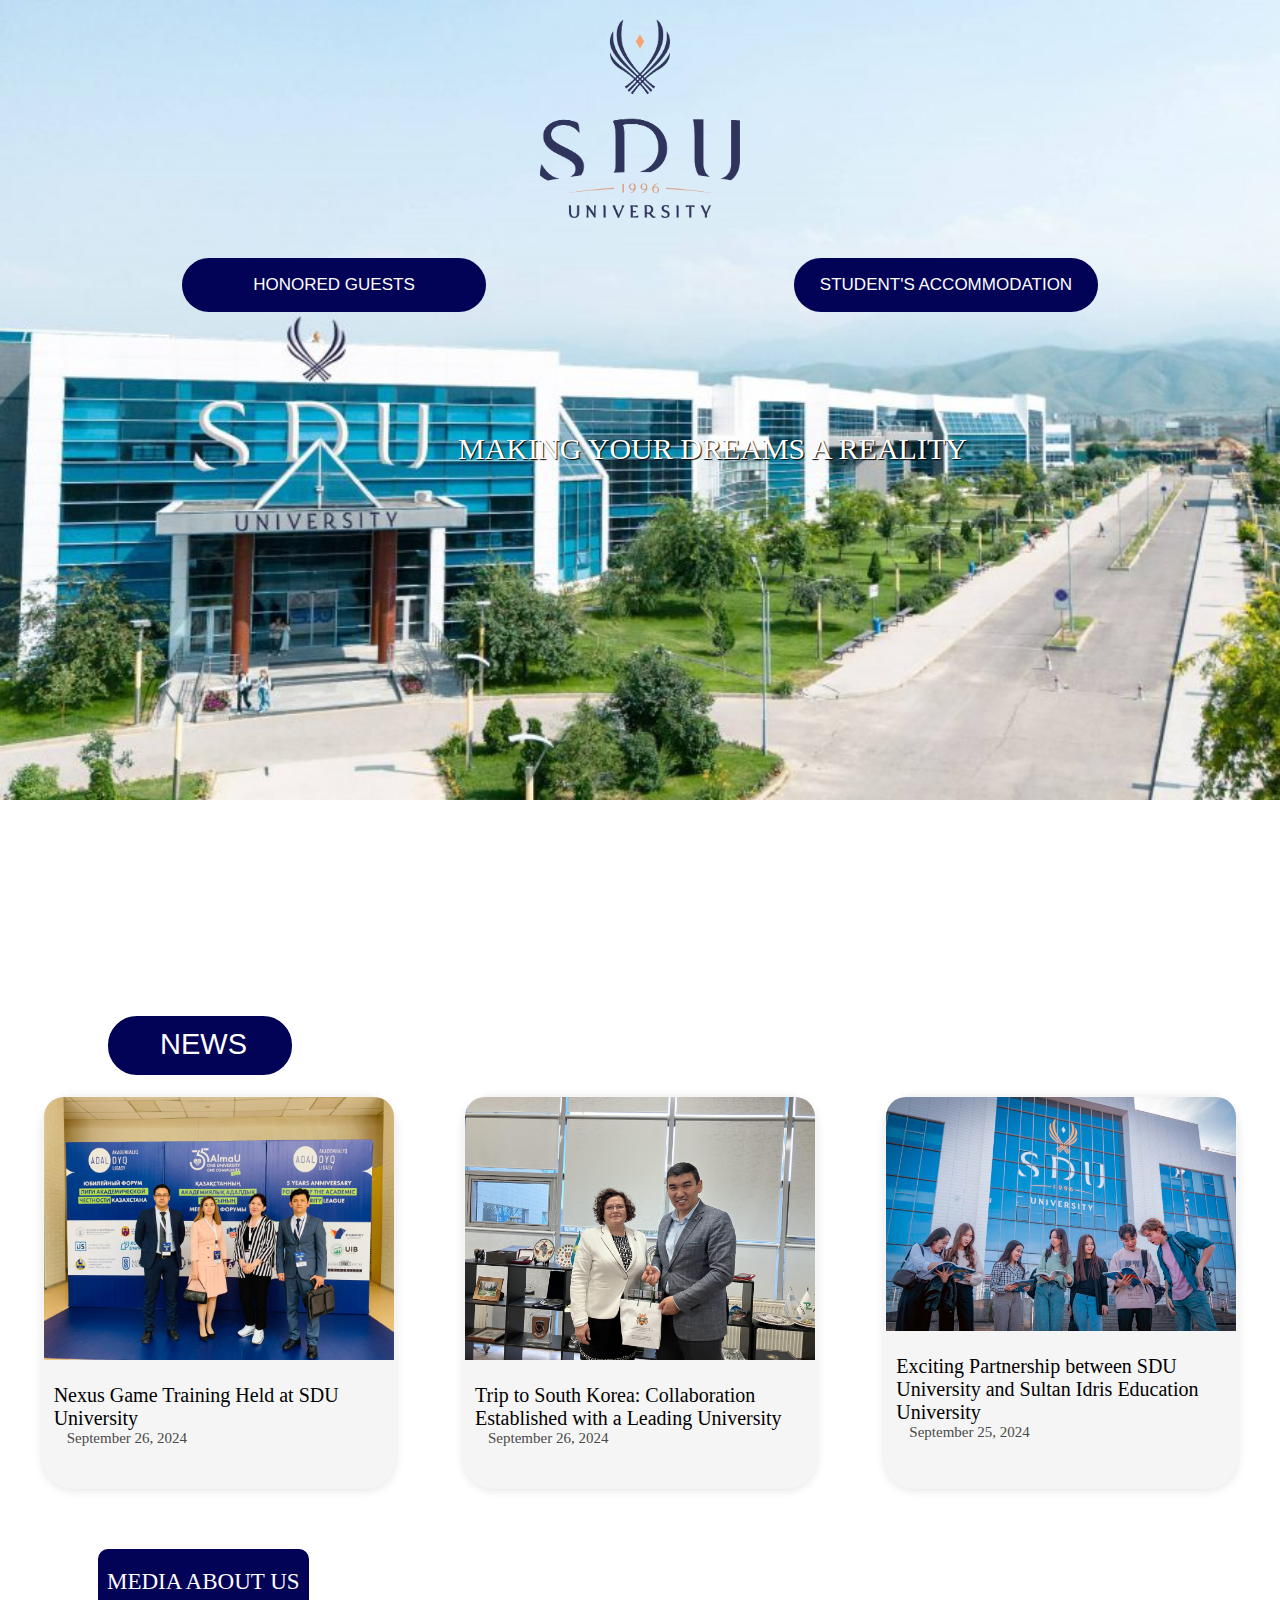
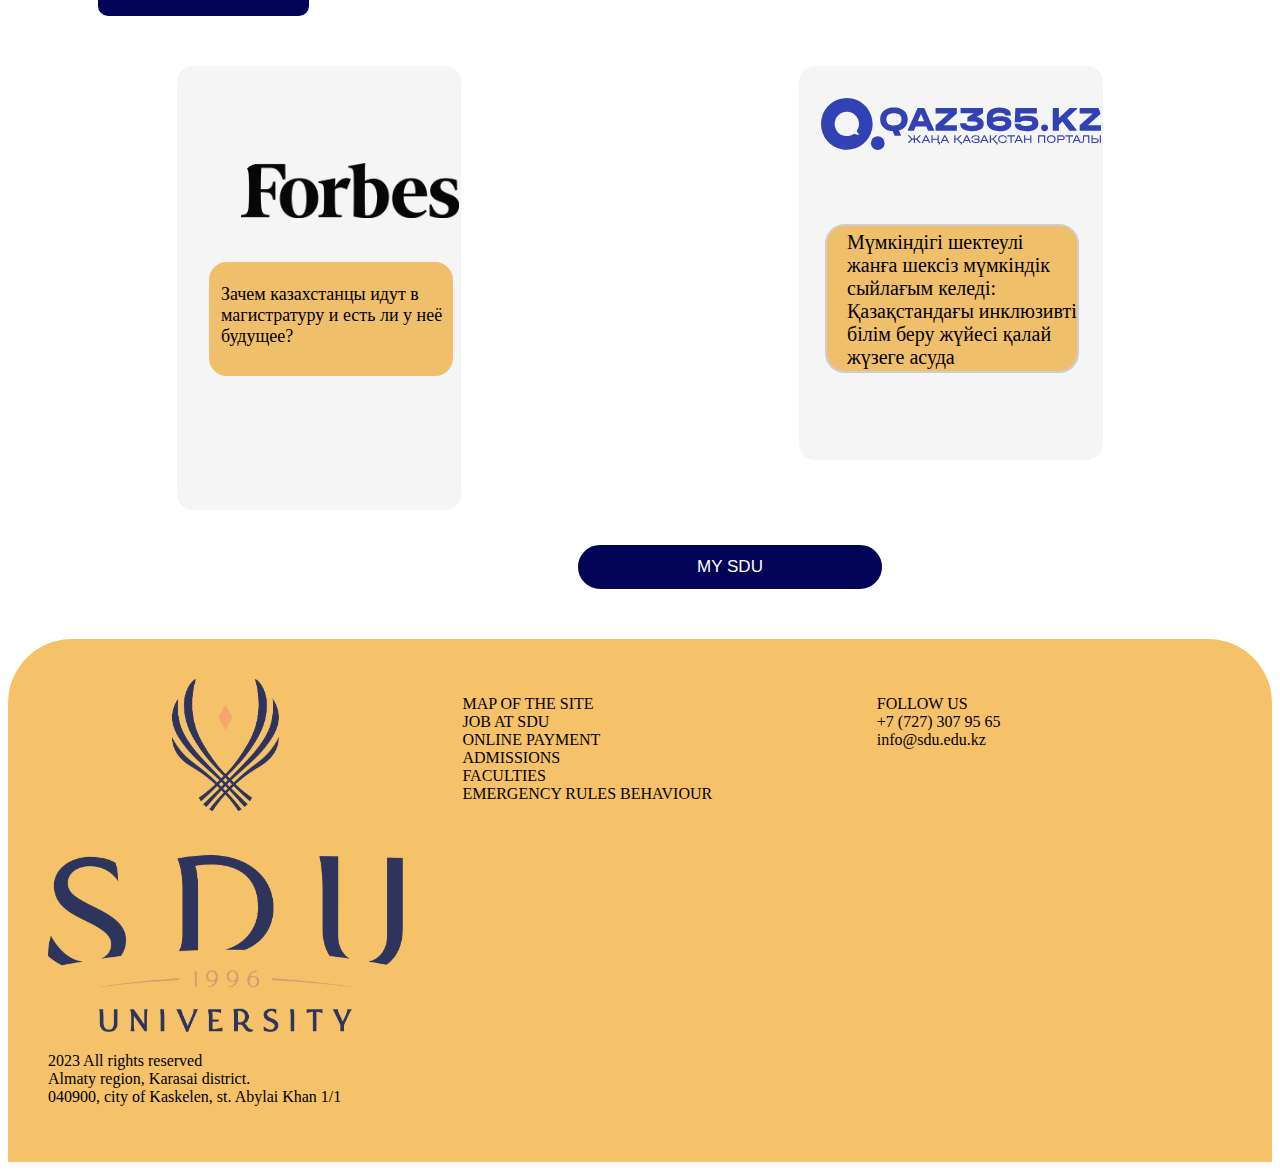
<file: index.html>
<!DOCTYPE html>
<html>
<head>
    <meta charset="UTF-8" />
    <title>project</title>
    <link rel="stylesheet" href="style.css">
    <link rel="preconnect" href="https://fonts.googleapis.com">
<link rel="preconnect" href="https://fonts.gstatic.com" crossorigin>
<link href="https://fonts.googleapis.com/css2?family=Archivo+Black&family=Gowun+Batang:wght@400;700&display=swap" rel="stylesheet">
    <style>
        .forbes2 a {
            text-decoration: none; 
            color: black;
        }
        
        .forbes2 a:hover {
            text-decoration: underline; 
        }
        ::selection {
            background-color:rgb(2, 2, 86);
            color: white;
        }

        ::-moz-selection {
            background-color: rgb(2, 2, 86); 
            color: white;
        }
        .text8 a {
            text-decoration: none; 
            color: black;
        }
        
        .text8 a:hover {
            text-decoration: underline; 
        }
        .second a {
            text-decoration: none; 
            color: rgb(255, 255, 255);
        }
        
        .second a:hover {
            text-decoration: underline; 
        }
        .first a {
            text-decoration: none; 
            color: rgb(255, 255, 255);
        }
        
        .first a:hover {
            text-decoration: underline; 
        }
        .mysdu a {
            text-decoration: none; 
            color: rgb(255, 255, 255);
        }
        
        .mysdu a:hover {
            text-decoration: underline; 
        }
    </style>
   
</head>
<body>
    <div class="logo">
        <img src="logo.png" width="200px"; height="200px">
    </div>
    <div class="flex">
<div class="first">
   <a href="about.html">HONORED GUESTS</a>
</div>
<div class="second">
   <a href="dormitary.html">STUDENT'S ACCOMMODATION</a>
</div>
</div>
<div class="dream">
   <p class="fade-in-text" id="text">MAKING YOUR DREAMS A REALITY</p>
</div>
<div class="news">
    NEWS
</div>
<div class="flex2">
    <div class="container"> 
        <div class="image2">
            <img src="90a2396d-acd1-4391-a703-4420e5553796-1-1024x768.jpg" width="350px"; height="250px"; border-radius="50%">
           </div>
            <div class="text2">
                Nexus Game Training Held at SDU University
</div>
   <div class="text3">
September 26, 2024
   </div>
</div>
<div class="container2">
    <img src="unnamed-1-scaled-1.jpg" height="250px"; width="350px">
    <div class="text4">
        Trip to South Korea: Collaboration Established with a Leading University
    </div>
    <div class="text5">
        September 26, 2024
    </div>
</div>
<div class="container3">
    <img src="7b1632dc-b879-4c30-9130-487038e5043b.jpg" width="350px"; height="250px">
    <div class="text6">
        Exciting Partnership between SDU University and Sultan Idris Education University
    </div>
    <div class="text7">
        September 25, 2024
    </div>
</div>
</div>
<div class="media">
    MEDIA ABOUT US
</div>
<div class="flex3">
<div class="forbes">
    <div class="img">
    <img src="1684047438forbes-logo-png.png" height="35px"; width="150px">
   </div>
    <div class="forbes2">
       <a href="https://forbes.kz/articles/est_li_buduschee_u_magistraturyi_v_kazahstane">Зачем казахстанцы идут в <br>магистратуру и есть ли у неё будущее?</a>
    </div>
</div>
<div class="vlast">
    <div class="img3">
<img src="365-logo.svg">
    </div>
    <div class="text8">
       <a href="https://qaz365.kz/education/6872-mumkindigi-shekteuli-zhanga-sheksiz-mumkindik-syilagym-keledi-kazakstandagy-inkliuzivti-bilim-beru-zhuiesi-kalai-zhuzege-asuda/"> Мүмкіндігі шектеулі жанға шексіз мүмкіндік сыйлағым келеді: Қазақстандағы инклюзивті білім беру жүйесі қалай жүзеге асуда</a>
    </div>
</div>
</div>
<div class="mysdu">
    <a href="mysdu.html">MY SDU</a>
</div>
<div class="footer">
    <div class="footer-column">
        <img src="logo.png" width="145" height="145" alt="SDU Logo">
        <p>2023 All rights reserved<br>Almaty region, Karasai district.<br>040900, city of Kaskelen, st. Abylai Khan 1/1</p>
    </div>

    <div class="footer-column">
        <p>MAP OF THE SITE<br>JOB AT SDU<br>ONLINE PAYMENT<br>ADMISSIONS<br>FACULTIES<br>EMERGENCY RULES BEHAVIOUR</p>
    </div>

    <div class="footer-column">
        <p>FOLLOW US<br>+7 (727) 307 95 65<br>info@sdu.edu.kz</p>
    </div>










</body>
</html>
</file>
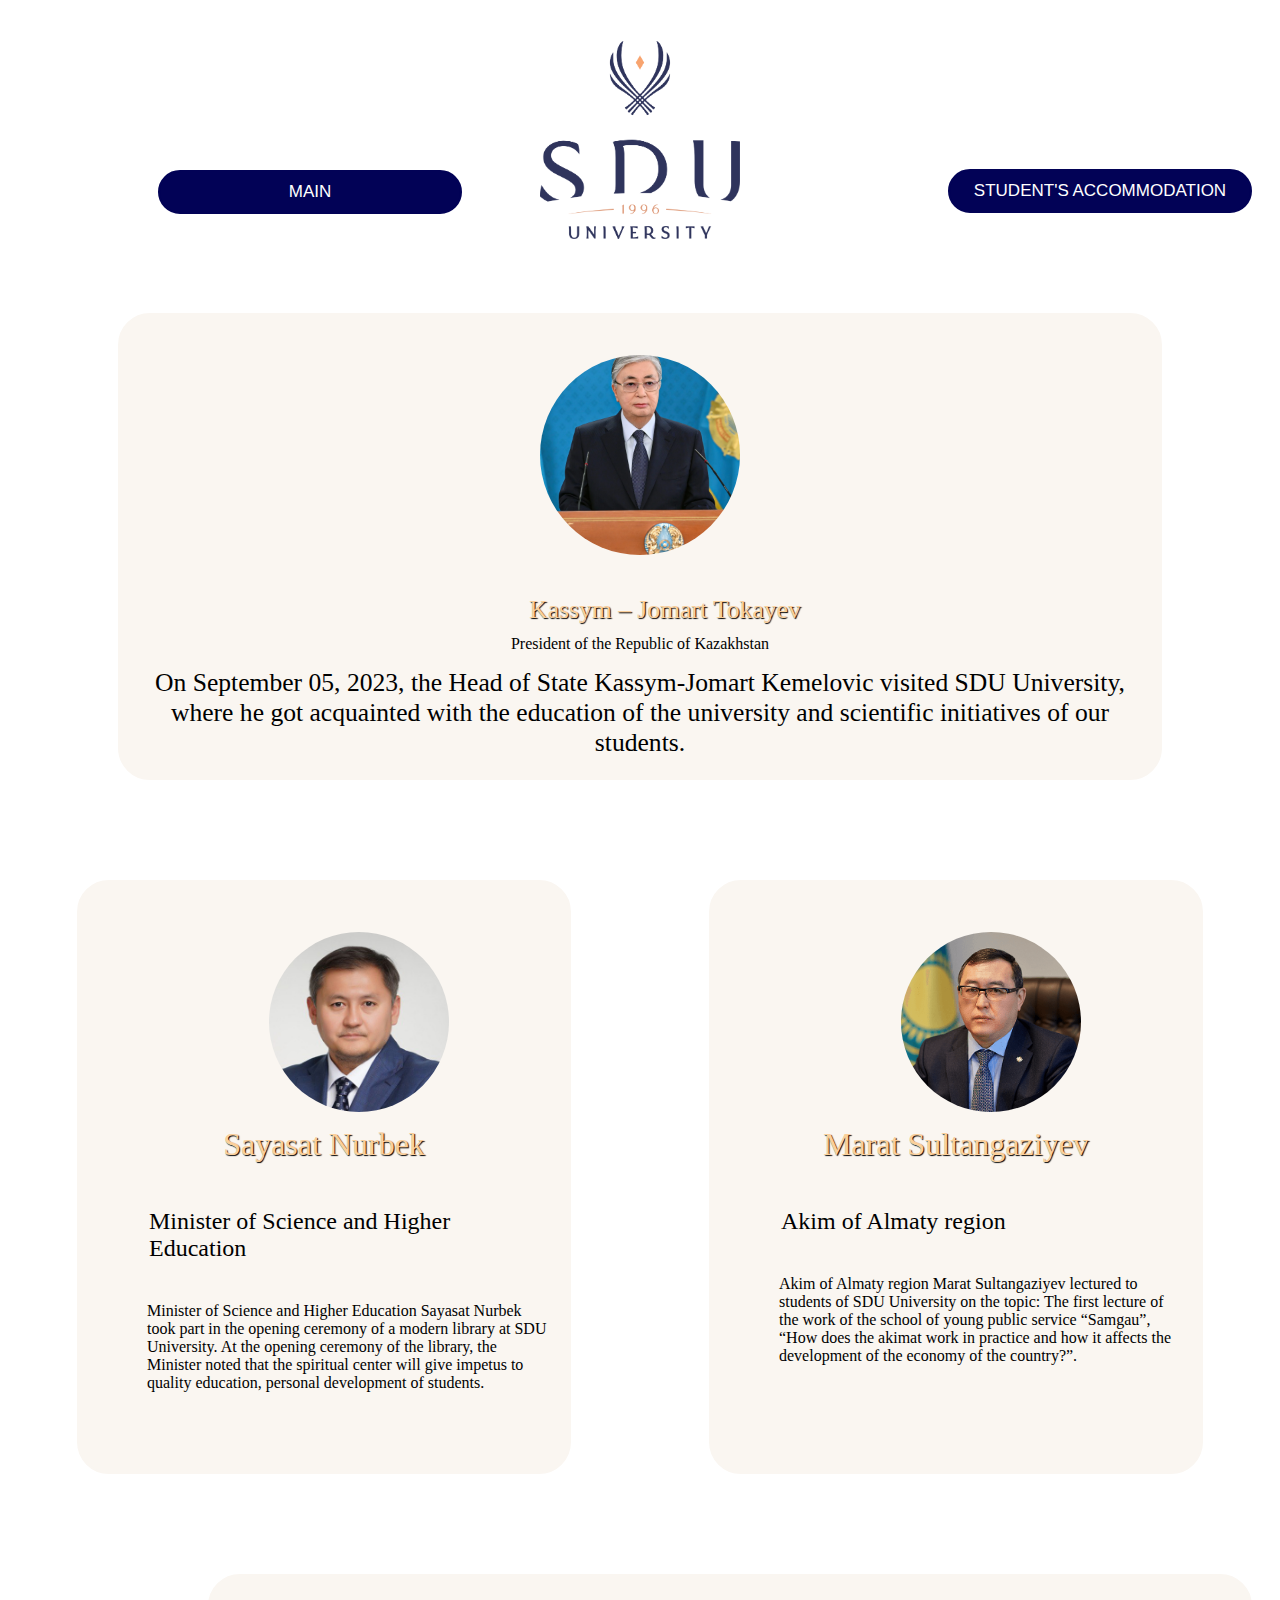
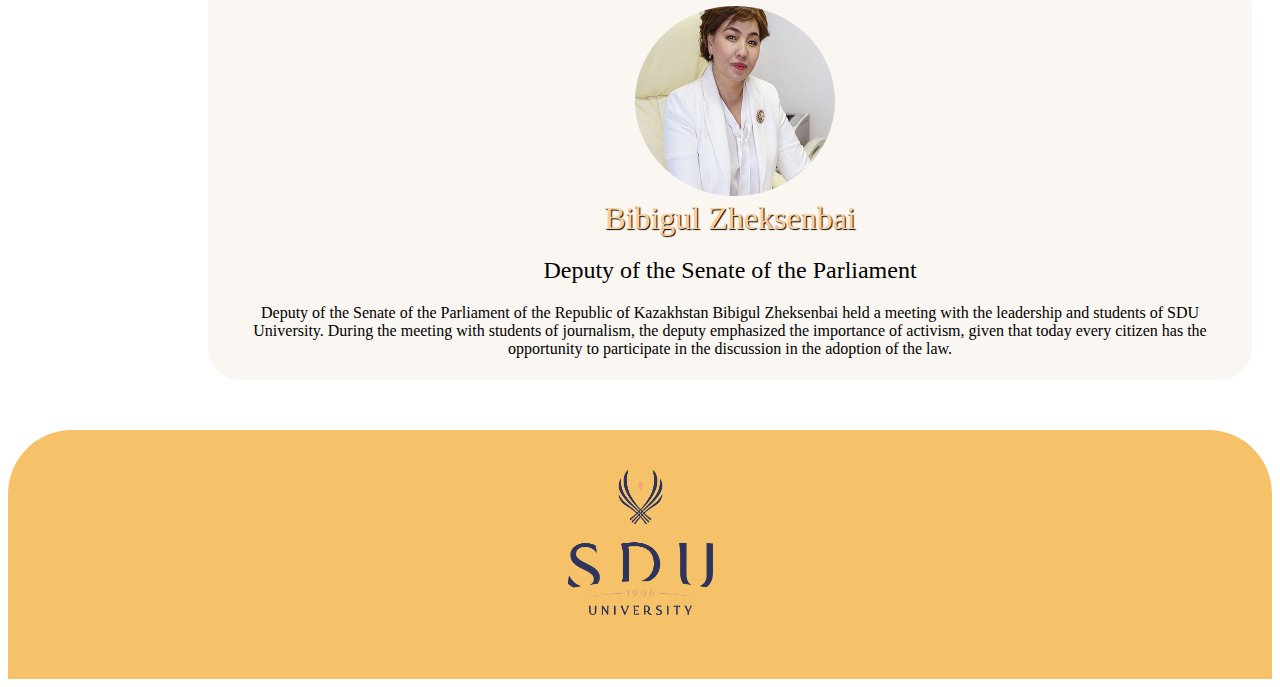
<file: about.html>
<!DOCTYPE html>
<html>
<head>
    <meta charset="UTF-8" />
    <title>title</title>
    <link rel="stylesheet" href="about.css">
    <link rel="preconnect" href="https://fonts.googleapis.com">
<link rel="preconnect" href="https://fonts.gstatic.com" crossorigin>
<link href="https://fonts.googleapis.com/css2?family=Archivo+Black&family=Gowun+Batang:wght@400;700&display=swap" rel="stylesheet">
<style>
     .first a {
            text-decoration: none; 
            color: rgb(255, 255, 255);
        }
        
        .first a:hover {
            text-decoration: underline; 
        }
        .second a {
            text-decoration: none; 
            color: rgb(255, 255, 255);
        }
        
        .second a:hover {
            text-decoration: underline; 
        }
</style>
</head>
<body>
    <div class="logo">
        <img src="logo.png" width="200px"; height="200px">
    </div>
    <div class="first">
        <a href="index.html"> MAIN</a>
     </div>
     <div class="second">
        <a href="dormitary.html">STUDENT'S ACCOMMODATION</a>
     </div>
     <div class="Honored">
        <img src="2209.jpg.webp" class="img">
        <div class="name">
            Kassym – Jomart Tokayev
        </div>
        <div class="name2">
            President of the Republic of Kazakhstan
        </div>
        <div class="name3">
            On September 05, 2023, the Head of State Kassym-Jomart Kemelovic visited SDU University, where he got acquainted with the education of the university and scientific initiatives of our students.
        </div>
     </div>
     <div class="flex">
     <div class="sayasat">
        <img src="portrait-nurbek-sayasat-2.jpg" class="saya">
        <div class="saya2">
            Sayasat Nurbek
        </div>
        <div class="saya3">
            Minister of Science and Higher Education
        </div>
        <div class="saya4">
            Minister of Science and Higher Education Sayasat Nurbek took part in the opening ceremony of a modern library at SDU University. At the opening ceremony of the library, the Minister noted that the spiritual center will give impetus to quality education, personal development of students.
        </div>
     </div>
     <div class="marat">
        <img src="ezgif.com-gif-maker-8.png" class="mara">
        <div class="marat2">
            Marat Sultangaziyev
        </div>
        <div class="marat3">
            Akim of Almaty region
        </div>
        <div class="marat4">
            Akim of Almaty region  Marat Sultangaziyev lectured to students of SDU University on the topic:
The first lecture of the work of the school of young public service “Samgau”, “How does the akimat work in practice and how it affects the development of the economy of the country?”.
        </div>
     </div>
     </div>
     <div class="bika">
        <img src="bika.jpg" class="bikap">
<div class="bika2">
    Bibigul Zheksenbai
</div>
<div class="bika3">
    Deputy of the Senate of the Parliament 
</div>
<div class="bika4">
    Deputy of the Senate of the Parliament of the Republic of Kazakhstan Bibigul Zheksenbai held a meeting with the leadership and students of SDU University. During the meeting with students of journalism, the deputy emphasized the importance of activism, given that today every citizen has the opportunity to participate in the discussion in the adoption of the law.
</div>
     </div>
     <div class="footer">
        <div class="image4">
            <img src="logo.png" width="145px"; height="145px">
        </div>
            </div>
    














</body>
</html>
</file>
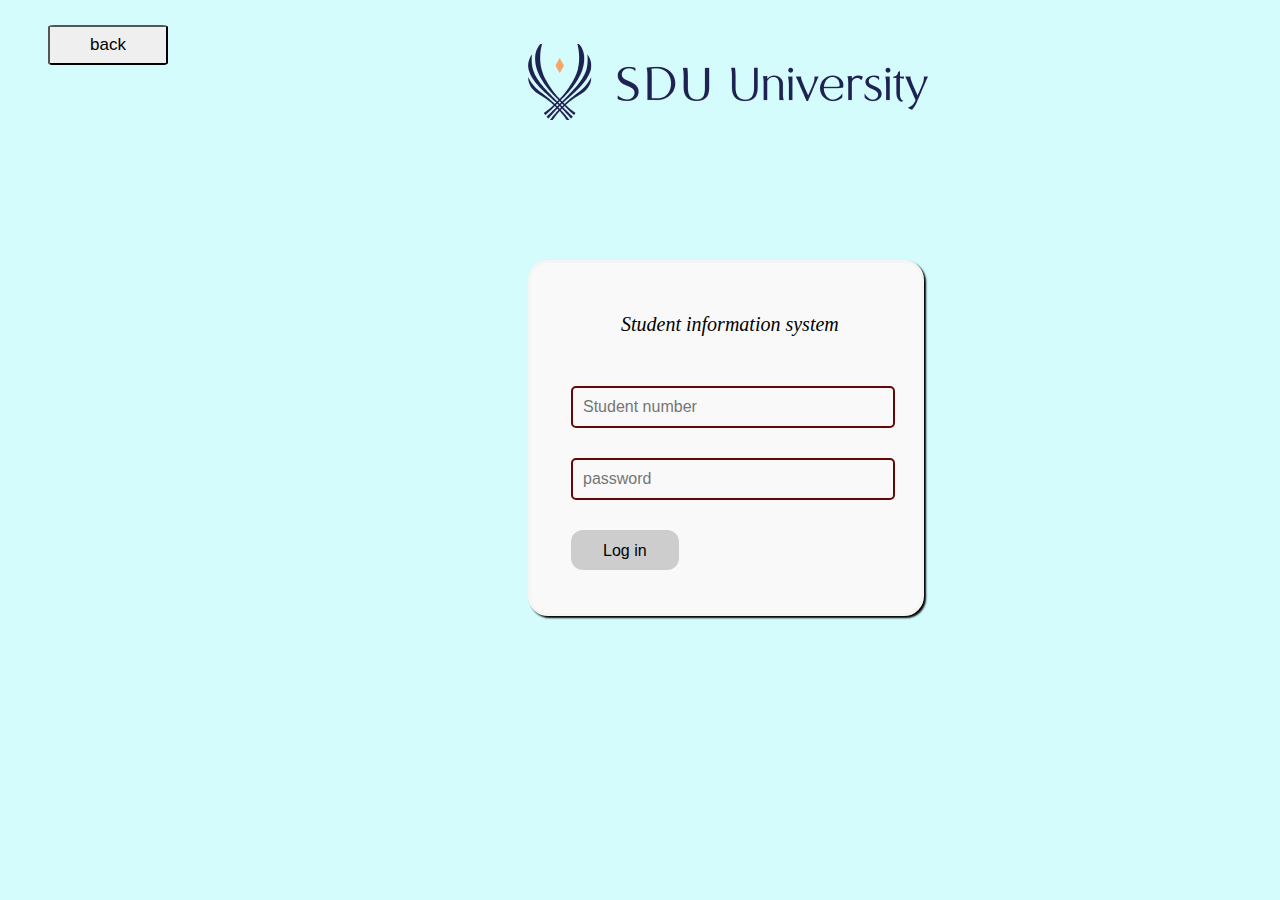
<file: mysdu.html>
<!DOCTYPE html>
<html>

<head>
    <meta charset="UTF-8" />
    <title>title</title>
    <link rel="stylesheet" href="my.css">
    <style>
        .styled-input {
            width: 300px;
            padding: 10px;
            font-size: 16px;
            border: 2px solid #630a09;
            border-radius: 5px;
            background-color: #f9f9f9;
            color: #333;
            margin-left: -50px;
        }

        .styled-input:focus {
            border-color: #555;
            outline: none;
        }
    </style>
</head>

<body>
    <div class="image">
        <img src="login-logo-ps.png">
    </div>
    <div class="container">
        <div class="student">
            <em>Student information system</em>
        </div>
        <div class="username">
            <input type="text" placeholder="Student number" class="styled-input">
        </div>
        <div class="password">
            <input type="password" placeholder="password" class="input2">
        </div>
        <input type="button" value="Log in" class="styled-button">
    </div>
    <div class="back">
        <button onclick="history.back()" class="back-button">back</button>
    </div>












</body>

</html>
</file>
<file: style.css>
.logo {
    display: flex;                
    justify-content: center;      
    align-items: center;         
    margin: 20px 0;             
}

.logo img {
    width: 20vw;                  
    height: auto;                  
    max-width: 200px;            
    object-fit: cover;           
}


@media (max-width: 768px) {
    .logo img {
        width: 30vw;              
        max-width: 150px;        
    }
}

@media (max-width: 480px) {
    .logo img {
        width: 40vw;            
        max-width: 100px;         
    }
}
/*.first{ 
    font-size: 17px;
    border: 2px solid rgb(2, 2, 86);
    background-color: rgb(2, 2, 86);
    border-radius: 2em;
    color: white;
    width: 300px;
    height: 30px;
    padding-top: 10px;
    text-align: center;
    font-family: 'Trebuchet MS', 'Lucida Sans Unicode', 'Lucida Grande', 'Lucida Sans', Arial, sans-serif;
}
.second{
    padding-left: 55px;
    font-size: 17px;
    border: 2px solid rgb(2, 2, 86);
    background-color: rgb(2, 2, 86);
    border-radius: 2em;
    color: white;
    width: 300px;
    height: 30px;
    padding-top: 10px;
    font-family: 'Trebuchet MS', 'Lucida Sans Unicode', 'Lucida Grande', 'Lucida Sans', Arial, sans-serif;
}*/
.flex {
    display: flex; 
    justify-content: space-around; 
    align-items: center; 
    padding: 20px;  
}

.first, .second {
    font-size: 17px; 
    border: 2px solid rgb(2, 2, 86);
    background-color: rgb(2, 2, 86); 
    border-radius: 2em; 
    color: white; 
    width: 300px;
    height: 50px; 
    display: flex; 
    justify-content: center; 
    align-items: center;
    text-align: center;
    font-family: 'Trebuchet MS', 'Lucida Sans Unicode', 'Lucida Grande', 'Lucida Sans', Arial, sans-serif; /* Шрифт */
    text-decoration: none;
    transition: background-color 0.3s;
}


.first a:hover, .second a:hover {
    background-color: rgba(255, 255, 255, 0.3); 
}

@media (max-width: 768px) {
    .flex {
        flex-direction: column; 
        align-items: stretch;
    }
    .first, .second {
        width: 100%; 
        margin-bottom: 10px;
    }
}
.language{
    margin-left: 1270px;
    margin-top: -20px;;
}
.dream{
margin-left: 450px;;
font-size: 30px;
margin-top: 100px;
font-family:serif;
color: white;
text-shadow: 1px 1px 1px black;

}
body{
    background-image: url(sdu-photo-1024x576.jpeg);
    background-repeat: no-repeat;
    background-size: 1500px 800px;
}
.news{
    font-size: 29px;
    margin-top: 550px;
    margin-left: 100px;
    border: 2px solid rgb(2, 2, 86);
    background-color: rgb(2, 2, 86);
    width: 130px;
    height: 45px;
    border-radius: 1em;
    color: white;
    font-family: 'Trebuchet MS', 'Lucida Sans Unicode', 'Lucida Grande', 'Lucida Sans', Arial, sans-serif;
padding-left: 50px;
padding-top: 10px;
}

/*.container{
  border: 2px solid whitesmoke;
  width: 350px;
  height: 390px;
  font-size: 19px;
  padding-top: 0px;
  background-color: whitesmoke;
  border-radius: 2em;
 
}
.text2{
padding-top: 20px;
padding-left: 10px;
}
img{
    border-top-right-radius:  20px;
    border-top-left-radius: 20PX;
}
.text3{
   padding-top:35px;
   font-size: 15px;
   padding-left: 23px;
   color:rgb(74, 74, 73);
   text-shadow: 2px 2px 2px solid;

}
.container2{
    border: 2px solid whitesmoke;
    width: 350px;
    height: 390px;
    border-radius: 2em;
    background-color: whitesmoke;
}
.text4{
    padding-top: 20px;
    padding-left: 10px;
    font-size: 20px;
}
.text5{
    padding-top:35px;
    font-size: 15px;
    padding-left: 23px;
    color:rgb(74, 74, 73);
    text-shadow: 2px 2px 2px solid;
}
.container3{
    border: 2px solid whitesmoke;
    border-radius: 2em;
    width: 350px;
    height: 390px;
    background-color: whitesmoke;

}
.text6{
    padding-top: 20px;
    padding-left: 10px;
    font-size: 20px;
}
.text7{
    padding-top:13px;
    font-size: 15px;
    padding-left: 23px;
    color:rgb(74, 74, 73);
    text-shadow: 2px 2px 2px solid;
}*/

.container, .container2, .container3 {
    border: 2px solid whitesmoke;
    width: 350px; 
    height: 390px; 
    background-color: whitesmoke;
    border-radius: 2em;
    box-shadow: 0 2px 10px rgba(0, 0, 0, 0.1); 
    margin: 20px; 
}


img {
    width: 100%; 
    height: auto; 
    border-top-right-radius: 20px; 
    border-top-left-radius: 20px;
}


.text2, .text4, .text6 {
    padding: 20px 10px 0; 
    font-size: 20px; 
}

.text3, .text5, .text7 {
    padding-left: 23px;
    color: rgb(74, 74, 73); 
    font-size: 15px; 
    text-shadow: 2px 2px 2px rgba(255, 255, 255, 0.5); 
}


@media (max-width: 768px) {
    .container, .container2, .container3 {
        width: 90%; 
        height: auto;
    }
}
.media{
    border: 2px solid rgb(2, 2, 86);
    background-color: rgb(2, 2, 86);
    border-radius: 10px;
    width: 200px;
    height:45px;
    color: white;
    margin-left: 90px;
    margin-top: 40px;
    font-size: 23px;
    padding-top: 18px;
    padding-left: 7px;
}
.forbes{
border: 2px solid whitesmoke;
width: 280px;
height: 390px;
border-radius: 1em;
background-color: whitesmoke;
padding-top: 50px;
}
.forbes2{
    border: 2px solid rgb(239, 191, 108);
    width: 230px;
    height: 90px;
    font-size: 16px;
    padding-left: 10px;
    font-size: 18px;
    padding-top: 20px;
    margin-top: 40px;
    margin-left: 30px;
    background-color:rgb(239, 191, 108);
    border-radius: 1em;
    text-decoration: none;


}
.img{
    padding-left: 62px;
    padding-top: 45px;
}
.nadpis{
font-size: 45px;
color: black;
}
.vlast{
    border: 2px solid whitesmoke;
    width: 280px;
height: 330px;
border-radius: 1em;
background-color: whitesmoke;
}
.archivo-black-regular {
    font-family: "Archivo Black", sans-serif;
    font-weight: 400;
    font-style: normal;
  }
  .gowun-batang-regular {
    font-family: "Gowun Batang", serif;
    font-weight: 400;
    font-style: normal;
  }
  
  .gowun-batang-bold {
    font-family: "Gowun Batang", serif;
    font-weight: 700;
    font-style: normal;
  }
  .vlast{
    padding-left: 20px;
    padding-top: 30px;
    height: 360px;
    background-color: whitesmoke;
  }
  .text8{
   margin-top: 70px;
   font-size: 20px;
   border: 2px solid rgb(209, 205, 205);
   margin-left: 4px;
background-color: rgb(239, 191, 108);
border-radius: 1em;
height: 140px;
align-items: center;
padding-top: 5px;
padding-left: 20px;
text-decoration: none;
width:230px;

  }
    .footer {
        display: flex;
        justify-content: space-between;
        background-color: rgb(245, 194, 106);
        padding: 40px;
        border-top-right-radius: 4em;
        border-top-left-radius: 4em;
        margin-top: 50px;
    }
    .footer-column {
        flex-basis: 30%;
    }
 .sdu{
padding-top: 60px;
padding-left: 100px;
font-size: 14px;
color:rgb(2, 2, 86)
 }
 .image4{
    padding-left: 100px;
    padding-top: 80px;
    
 }
 .sp{
    padding-left: 600px;
    font-size: 20px;
   margin-top: -220px;
   line-height: 2;
 }
 .fn{
    padding-left: 1110px;
    font-size: 20px;
   margin-top: -220px;
   line-height: 2;
 }
 .button{
    width: 500px;
    height: 100px;
    cursor: pointer;
   background-color: rgb(2, 2, 86);
   border-radius: 2em;
   color:white;
   font-size: 14px;
   font-family:'Lucida Sans', 'Lucida Sans Regular', 'Lucida Grande', 'Lucida Sans Unicode', Geneva, Verdana, sans-serif;
   margin-left: 700px;
   margin-top: 100px;
   padding: 10px;
 }
 .mysdu{
    font-size: 17px;
    margin-top: 35px;
    margin-left: 570px;
    border: 2px solid rgb(2, 2, 86);
    background-color: rgb(2, 2, 86);
    border-radius: 2em;
    color: white;
    width: 300px;
    height: 30px;
    text-align: center;
    justify-content: center;
    padding-top: 10px;
    font-family: 'Trebuchet MS', 'Lucida Sans Unicode', 'Lucida Grande', 'Lucida Sans', Arial, sans-serif;
 }
 /*.flex{
    display: flex;
    justify-content: space-around;
    align-content: center;
 }*/
 .flex2{
    display: flex;
    justify-content: space-around;
    align-content: center;
 }
.flex3{
    display: flex;
    justify-content: space-around;
    align-content: center;
    margin-top: 50px;
}
</file>
<file: about.css>
.logo {
    display: flex; 
    justify-content: center; 
    align-items: center; 
    margin-top: 40px; 
    margin-bottom: 40px; 
}

.logo img {
    width: 200px;
    height: 200px;
    object-fit: contain; 
}


@media (max-width: 768px) {
    .logo img {
        width: 150px;
        height: 150px; 
    }
}
.first{ 
    font-size: 17px;
    margin-top: -110px;
    margin-left: 150px;
    border: 2px solid rgb(2, 2, 86);
    background-color: rgb(2, 2, 86);
    border-radius: 2em;
    color: white;
    width: 300px;
    height: 30px;
    text-align: center;
    justify-content: center;
    padding-top: 10px;
    font-family: 'Trebuchet MS', 'Lucida Sans Unicode', 'Lucida Grande', 'Lucida Sans', Arial, sans-serif;
}
.second{
    font-size: 17px;
    margin-top: -45px;
    margin-left: 940px;
    border: 2px solid rgb(2, 2, 86);
    background-color: rgb(2, 2, 86);
    border-radius: 2em;
    color: white;
    width: 300px;
    height: 30px;
    text-align: center;
    justify-content: center;
    padding-top: 10px;
    font-family: 'Trebuchet MS', 'Lucida Sans Unicode', 'Lucida Grande', 'Lucida Sans', Arial, sans-serif;
}
.img{
    border-radius: 100%;
    width: 200px;
    height: 200px;
    margin-left: 400px;
    margin-top: 160px;
    margin-top: 20px;
}
.name{
    color:rgb(250, 207, 155);
    font-size: 30px;
    padding-top: 20px;
    margin-left: 50px;
    text-shadow: 1px 1px 1px black;
}
/*.Honored{
    margin-left: 200px;
    border: 2px solid rgb(250, 246, 241);
    border-radius: 2em;
    margin-top: 100px;
padding-top: -90px;
height: 500px;
width: 1000px;
padding-left: -100px;
background-color: rgb(250, 246, 241);
}
.name2{
    margin-top: 50px;
    font-size: 20px;
margin-left: 50px;
}

.name3{
    margin-top: 60px;
    margin-left: 50px;
    font-size: 18px;
}*/
/*.saya{
    border-radius: 100%;
    height: 180px;
    width: 180px;
    margin-left: 170px;
    margin-top: 30px;
}
.sayasat{
    border: 2px solid rgb(250, 246, 241);
    border-radius: 2em;
    background-color: rgb(250, 246, 241);
    width: 450px;
    height: 550px;


}
.saya2{
    color:rgb(250, 207, 155);
    font-size: 30px;
    padding-top: 25px;
    margin-left: 50px;
    text-shadow: 1px 1px 1px black;
    margin-top: 20px;
}
.saya3{
    margin-top: 35px;
    font-size: 20px;
margin-left: 50px;
}
.saya4{
    margin-top: 40px;
    margin-left: 48px;
    font-size: 18px;
}
.mara{
    border-radius: 100%;
    height: 180px;
    width: 180px;
    margin-left: 170px;
    margin-top: 30px;
}
.marat2{
    color:rgb(250, 207, 155);
    font-size: 30px;
    padding-top: 25px;
    margin-left: 50px;
    text-shadow: 1px 1px 1px black;
    margin-top: 20px;
}
.marat3{
    margin-top: 35px;
    font-size: 20px;
margin-left: 50px;
}
.marat4{
    margin-top: 40px;
    margin-left: 48px;
    font-size: 18px;
}
.marat{
    border: 2px solid rgb(250, 246, 241);
    border-radius: 2em;
    background-color: rgb(250, 246, 241);
    width: 450px;
    height: 550px;
}*/
/*.bikap{
    border-radius: 100%;
    height: 190px;
    width: 200px;
    margin-left: 400px;
    margin-top: 30px;
}
.bika2{
    color:rgb(250, 207, 155);
    font-size: 30px;
    padding-top: 20px;
    margin-left: 50px;
    text-shadow: 1px 1px 1px black;
}
.bika3{
    margin-top: 50px;
    font-size: 20px;
margin-left: 50px;
}
.bika4{
    margin-top: 60px;
    margin-left: 50px;
    font-size: 18px;
}
.bika{
    margin-left: 200px;
    border: 2px solid rgb(250, 246, 241);
    border-radius: 2em;
    margin-top: 100px;
padding-top: -90px;
height: 500px;
width: 1000px;
padding-left: -100px;
background-color: rgb(250, 246, 241);
}*/
/*.footer{
    background-color: rgb(245, 194, 106);
    height: 490px;
    width: 1450px;
    margin-left: -100;
    margin-bottom: 0;
    margin-top: 250px;
    border-top-right-radius: 4em;
    border-top-left-radius: 4em;
 }
 .sdu{
padding-top: 60px;
padding-left: 100px;
font-size: 14px;
color:rgb(2, 2, 86);
margin-top: -250px;
 }
 .image4{
    padding-left: 100px;
    padding-top: 80px;
    
 }
 .sp{
    padding-left: 600px;
    font-size: 20px;
   margin-top: -220px;
   line-height: 2;
   margin-top: -260px;;
 }
 .fn{
    padding-left: 1110px;
    font-size: 20px;
   margin-top: -180px;
   line-height: 2;
 }*/
.flex{
    display: flex;
    justify-content: space-around;
    align-content: center;
    margin-top: 50px;
}
@media (max-width: 768px) {
    .first, .second, .sayasat, .marat, .bika {
        width: 90%; 
        margin: 10px auto; 
    }
}
.Honored {
    margin: 100px auto;
    border: 2px solid rgb(250, 246, 241);
    border-radius: 2em;
    padding: 20px; 
    background-color: rgb(250, 246, 241);
    max-width: 1000px; 
    width: 90%; 
    text-align: center; 
}

.img {
    border-radius: 100%;
    max-width: 100%; 
    height: auto; 
    display: block; 
    margin: 20px auto; 
}

.name {
    color: rgb(250, 207, 155);
    font-size: 2vw; 
    padding-top: 20px;
    text-shadow: 1px 1px 1px black;
}

.name2 {
    font-size: 2yw; 
    margin-top: 10px; 
}

.name3 {
    font-size: 2vw;
    margin-top: 15px; 
    padding: 0 10px;
}
@media (max-width: 768px) {
    .name, .name2, .name3 {
        font-size: 4vw; 

    .Honored {
        padding: 10px; 
    }
}
}
.flex {
    display: flex;
    justify-content: space-around; 
    flex-wrap: wrap; 
}

/*.sayasat, .marat {
    border: 2px solid rgb(250, 246, 241);
    border-radius: 2em;
    background-color: rgb(250, 246, 241);
    width: 300px; 
    margin: 20px; 
    text-align: center; 
    padding: 20px; 
}

.saya, .mara {
    border-radius: 100%;
    max-width: 100%; 
    height: auto; 
    margin-bottom: 10px; 
}
.saya2, .marat2 {
    color: rgb(250, 207, 155);
    font-size: 3vw; 
    text-shadow: 1px 1px 1px black;
    margin-top: 10px;
}

.saya3, .marat3 {
    font-size: 2.5vw; 
    margin-top: 5px; 

.saya4, .marat4 {
    font-size: 2vw; 
    margin-top: 10px; 
    padding: 0 10px; 
}*/
.saya {
    border-radius: 100%;
    height: 180px;
    width: 180px;
    margin-left: 170px;
    margin-top: 30px;
}

.sayasat {
    border: 2px solid rgb(250, 246, 241);
    border-radius: 2em;
    background-color: rgb(250, 246, 241);
    width: 450px;
    height: 550px;
    padding: 20px; 
}

.saya2 {
    color: rgb(250, 207, 155);
    font-size: 2em; 
    text-shadow: 1px 1px 1px black;
    text-align: center;
    
    border-radius: 0.5em; 
    padding: 10px; 
}

.saya3 {
    margin-top: 35px;
    font-size: 1.5em; 
    margin-left: 50px;
}

.saya4 {
    margin-top: 40px;
    margin-left: 48px;
    font-size: 1em; 
}

.mara {
    border-radius: 100%;
    height: 180px;
    width: 180px;
    margin-left: 170px;
    margin-top: 30px;
}

.marat {
    border: 2px solid rgb(250, 246, 241);
    border-radius: 2em;
    background-color: rgb(250, 246, 241);
    width: 450px;
    height: 550px;
    padding: 20px; 
}

.marat2 {
    color: rgb(250, 207, 155);
    font-size: 2em; 
    text-shadow: 1px 1px 1px black;
    text-align: center;
    border-radius: 0.5em;
    padding: 10px; 
}

.marat3 {
    margin-top: 35px;
    font-size: 1.5em; 
    margin-left: 50px;
}

.marat4 {
    margin-top: 40px;
    margin-left: 48px;
    font-size: 1em; 
}
@media (max-width: 768px) {
    .saya2, .marat2 {
        font-size: 1.2em; 
        
    }

    .saya3, .marat3, .saya4, .marat4 {
        font-size: 1em; /
    }
}
.bikap {
    border-radius: 100%;
    height: 190px;
    width: 200px;
    margin-left: 10px;
    margin-top: 160px;
    margin-top: 10px;
}

.bika {
    margin-left: 200px;
    border: 2px solid rgb(250, 246, 241);
    border-radius: 2em;
    margin-top: 100px;
    padding: 20px; 
    height: auto;
    width: 100%;
    max-width: 1000px;
    background-color: rgb(250, 246, 241);
    text-align: center;
}

.bika2 {
    color: rgb(250, 207, 155);
    font-size: 2em; 
    text-shadow: 1px 1px 1px black;
}

.bika3 {
    margin-top: 20px;
    font-size: 1.5em; 
}

.bika4 {
    margin-top: 20px;
    font-size: 1em;
}


@media (max-width: 768px) {
    .bikap {
        width: 150px;
        height: 150px; 
    }

    .bika2, .bika3 {
        font-size: 1.2em; 
    }

    .bika4 {
        font-size: 0.9em; 
    }

    .bika {
        margin-left: 10px;
        width: auto; 
    }
}
/*.footer {
    background-color: rgb(245, 194, 106);
    padding: 40px; 
    border-top-right-radius: 4em;
    border-top-left-radius: 4em;
    display: flex; 
    flex-direction: column; 
    align-items: center; 
}

.footer-logo {
    width: 145px;
    height: 145px;
    margin-bottom: 20px; 
}

.sdu {
    font-size: 14px;
    color: rgb(2, 2, 86);
    text-align: center; 
    margin-top: -130px; 
    margin-right: 450px;
}

.sp{
    font-size: 16px;
    text-align: center; 
    margin-top: -80px; 
    margin-left: 480px;
}
.image4{
    display: flex;
    justify-content: start;
    align-content: start;
}*/
.footer {
    margin-top: 50px;
    background-color: rgb(245, 194, 106);
    padding: 40px;
    border-top-right-radius: 4em;
    border-top-left-radius: 4em;
    display: flex;
    flex-direction: column; 
    align-items: center; 
}

.image4 {
    margin-bottom: 20px; 
}

.sdu {
    font-size: 14px;
    color: rgb(2, 2, 86);
    text-align: center; 
    margin-bottom: 20px; 
}

.sp {
    font-size: 16px;
    text-align: center; 
    margin-top: 20px; 
}


@media (max-width: 768px) {
    .footer {
        padding: 20px; 
    }

    .image4 img {
        width: 100px;
        height: 100px; 
    }

    .sdu, .sp {
        font-size: 14px; 
    }
}
</file>
<file: my.css>
.image{
 margin-left: 520px;
}
.container{
    margin-left: 520px;
    font-size: 20px;
    margin-top: 100px;
    border: 3px solid whitesmoke;
    width: 300px;
    height: 300px;
    padding-left: 90px;
    padding-top: 50px;
    background-color: #f9f9f9;
    border-radius: 1em;
    box-shadow: 2px 2px 2px black;
}
.username{
    margin-top: 50px;
    font-size: 17px;
}
.input2{
    width: 300px; 
    padding: 10px; 
    font-size: 16px; 
    border: 2px solid #630a09; 
    border-radius: 5px; 
    background-color: #f9f9f9; 
    color: #333; 
    margin-left: -50px;
    margin-top: 30px;
}
.styled-input:focus {
border-color: #555;
outline: none; 
}
.styled-button {
    background-color: #cccdcc; 
    border: none; 
    color: rgb(0, 0, 0); 
    padding: 15px 32px; 
    text-align: center; 
    text-decoration: none; 
    display: inline-block; 
    font-size: 16px;
    margin: 4px 2px; 
    cursor: pointer; 
    border-radius: 12px; 
    transition: background-color 0.3s ease;
    height: 40px; 
    padding-top: 12px;
    margin-top: 30px;
    margin-left: -50px;
    
}
  .styled-button:hover {
    background-color: #8e8e8e; 
  }

  .styled-button:active {
    background-color: #8c8c8c; 
    transform: scale(0.98); 
  }
  .back-button{
    width: 120px;
    height: 40px;
    margin-top: -200px;
    border-radius: 5%;
    font-size: 17px;
    cursor: pointer; 
  }
  .back{
    margin-top: -580px;
    margin-left: 40px;
  }
  body{
    background-color: rgb(213, 252, 252);
  }
</file>
